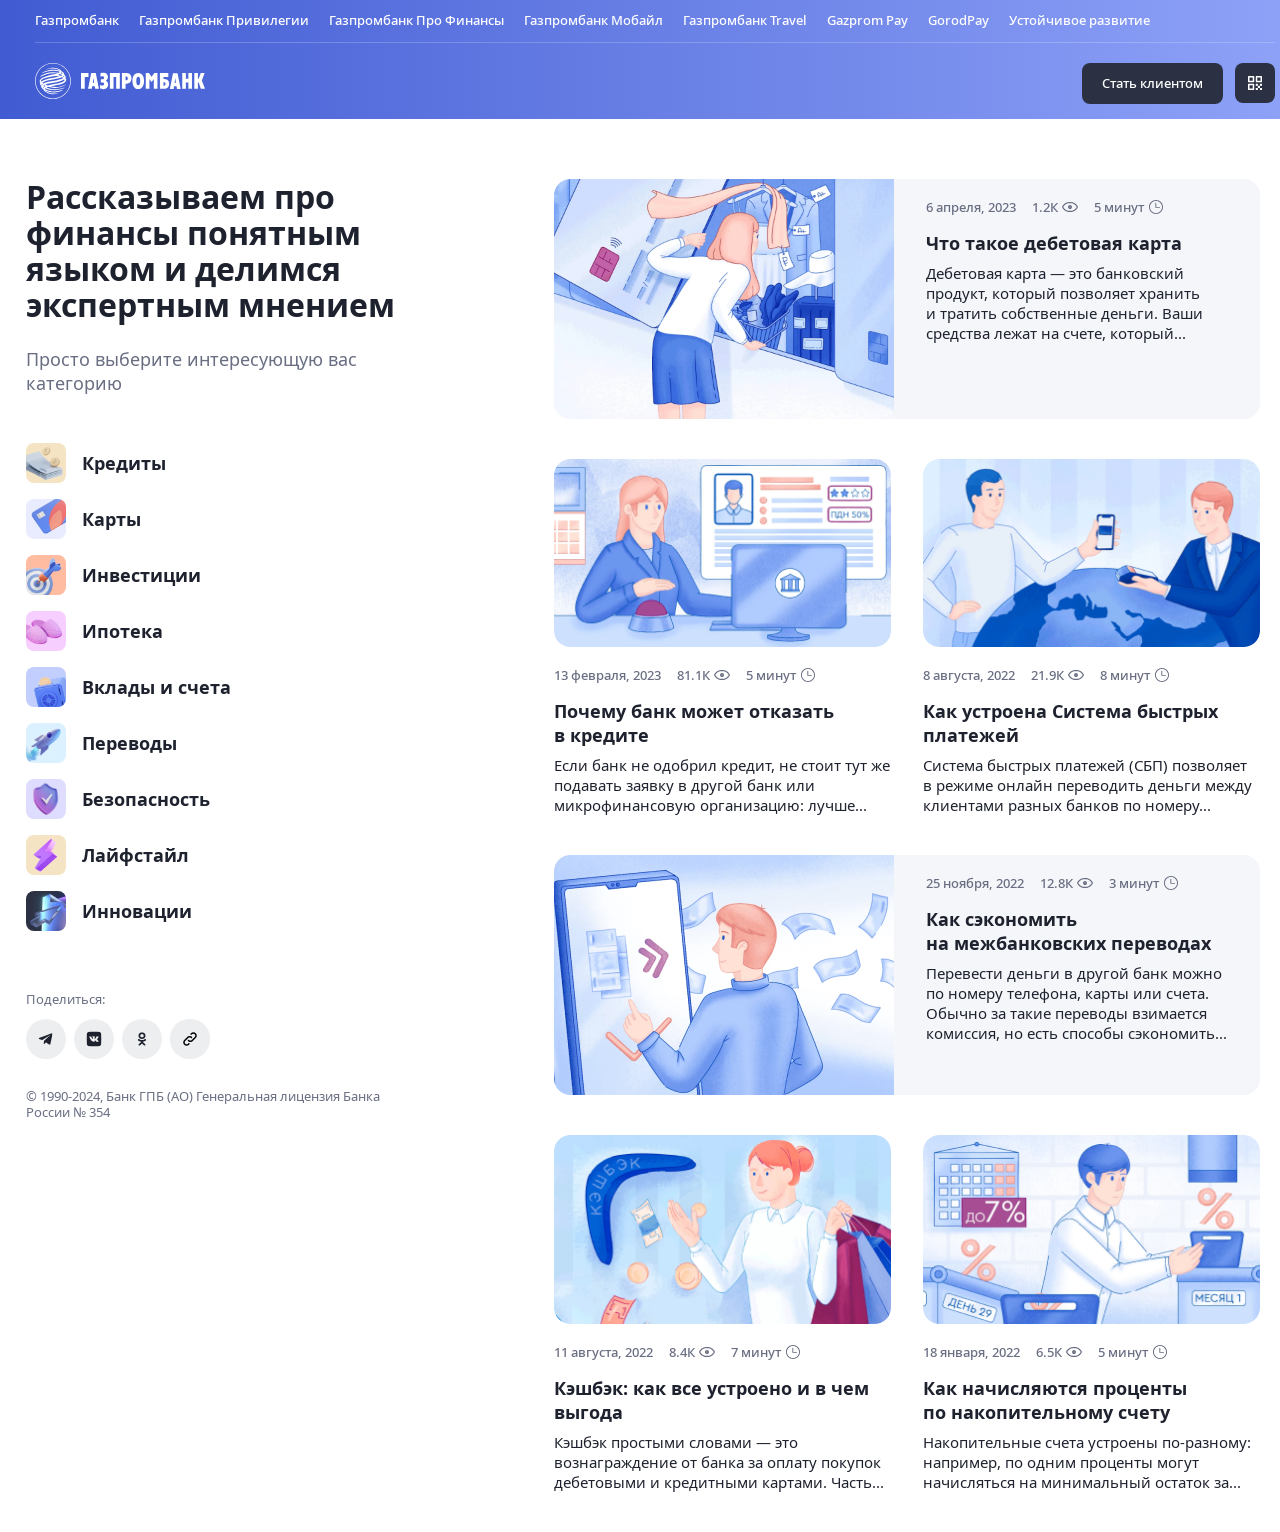
<file: index.html>
<!DOCTYPE html>
<html lang="ru">

<head>
  <meta charset="UTF-8">
  <meta http-equiv="X-UA-Compatible" content="IE=edge">
  <meta name="viewport" content="width=device-width, initial-scale=1.0">
  <link rel="stylesheet" href="css/style.css">
  <title>Про финансы - Газпромбанк</title>
</head>

<body>
  <header class="header">
    <div class="container">
      <nav class="nav header__nav">
        <ul class="nav__list">
          <li class="nav__item">
            <a class="nav__link" href="#">Газпромбанк</a>
          </li>
          <li class="nav__item">
            <a class="nav__link" href="#">Газпромбанк Привилегии</a>
          </li>
          <li class="nav__item">
            <a class="nav__link" href="#">Газпромбанк Про Финансы</a>
          </li>
          <li class="nav__item">
            <a class="nav__link" href="#">Газпромбанк Мобайл</a>
          </li>
          <li class="nav__item">
            <a class="nav__link" href="#">Газпромбанк Travel</a>
          </li>
          <li class="nav__item">
            <a class="nav__link" href="#">Gazprom Pay</a>
          </li>
          <li class="nav__item">
            <a class="nav__link" href="#">GorodPay</a>
          </li>
          <li class="nav__item">
            <a class="nav__link" href="#">Устойчивое развитие</a>
          </li>
        </ul>
      </nav>
      <div class="header__buttom">
        <a class="header__logo" href="articles.html">
          <svg width="170" height="36" viewBox="0 0 170 36" fill="none" xmlns="http://www.w3.org/2000/svg">
            <g clip-path="url(#clip0_31_214)">
              <path fill-rule="evenodd" clip-rule="evenodd"
                d="M0.623721 18C0.623721 8.42405 8.39625 0.616677 17.944 0.616677C27.5037 0.616677 35.2762 8.41241 35.2762 18C35.2762 27.5876 27.5037 35.3833 17.944 35.3833C8.39625 35.3833 0.623721 27.5876 0.623721 18ZM0 18C0 27.925 8.0484 36 17.944 36C27.8396 36 35.888 27.925 35.888 18C35.8999 8.07498 27.8396 0 17.944 0C8.0484 0 0 8.07498 0 18Z"
                fill="white" />
              <path fill-rule="evenodd" clip-rule="evenodd"
                d="M29.3629 16.1732C29.2309 16.2896 29.087 16.406 28.9191 16.5223C27.9235 17.2902 26.3642 17.8953 24.1932 18.4771C19.6832 19.6871 16.4206 19.8733 12.6903 20.7809C11.9706 20.9554 11.215 21.1997 10.5073 21.4906C11.215 21.8397 11.9586 22.1655 12.7263 22.4564C14.2376 22.0259 14.9573 21.8281 17.1523 21.4557C17.9799 21.3161 20.5468 20.8623 22.418 20.4667C25.7645 19.757 30.6703 18.2094 29.3629 16.1732ZM27.2038 11.9496C26.4961 11.6238 25.5965 11.3096 24.649 11.0537C24.2291 11.3911 23.7254 11.6936 23.0297 11.9612C24.2052 12.1707 25.1048 12.4965 26.0883 12.7873C26.2802 12.8804 27.0839 12.1241 27.2038 11.9496ZM10.7952 16.4409C15.1732 15.1493 19.7671 14.7537 24.4211 13.5087C22.5979 13.02 21.6023 12.8106 19.6832 13.0317C16.8884 13.3575 13.8178 13.9742 11.191 14.7537C10.1594 15.0562 4.73786 16.6038 6.29717 18.7563C6.29717 18.7912 7.23275 17.488 10.7952 16.4409ZM7.77251 23.8526C7.76051 24.2599 8.0124 24.6089 8.54016 25.0511C8.61213 24.83 8.70809 24.6787 8.86402 24.4693C8.49218 24.2715 8.12035 24.0621 7.77251 23.8526ZM9.82359 23.6432C10.1474 23.4454 10.5433 23.2476 10.9991 23.0731C10.3753 22.8171 9.73963 22.5378 9.09192 22.2353C8.79205 22.4215 8.54016 22.6076 8.32426 22.8171C8.82803 23.0963 9.31981 23.3756 9.82359 23.6432ZM26.6521 14.3116C25.7645 14.7188 24.505 15.1493 22.6818 15.6031C21.1945 15.9754 17.5721 16.499 13.6739 17.3484C12.4384 17.616 9.10391 18.4072 7.46065 19.8035C7.91644 20.1758 8.20431 20.2689 8.70809 20.5482C9.39178 20.1177 10.3034 19.6988 11.6828 19.3264C14.0697 18.6865 15.8569 18.4072 18.0039 18.0698C20.139 17.7324 24.1452 16.883 26.3762 16.0918C27.0959 15.8242 27.7676 15.4984 28.2713 15.1028C28.1274 14.9399 26.7 14.2534 26.6521 14.3116ZM27.9475 13.5204C28.3793 13.7414 28.7751 13.8927 29.1589 14.1603C29.4348 13.6367 29.2669 13.2993 28.6912 12.8106C28.4753 13.0782 28.2114 13.3109 27.9475 13.5204ZM7.5566 21.4557C7.17277 21.2347 6.8969 21.0834 6.57304 20.8507C6.39312 21.2347 6.72897 21.6652 7.07682 21.863C7.23275 21.7117 7.40067 21.5837 7.5566 21.4557ZM26.1963 9.31998C26.1123 9.6225 25.8004 9.95993 25.5725 10.2043C26.2323 10.3788 26.892 10.6231 27.5277 10.8559C27.4557 10.2741 26.772 9.70395 26.1963 9.31998ZM5.58948 13.0666C10.1714 10.053 15.2452 8.29606 23.8453 9.7854C24.3251 9.50615 24.589 9.25017 24.7089 8.68003C22.5619 7.90046 20.2349 7.63284 17.2243 7.67939C14.5135 7.7492 9.64367 8.76148 7.05283 10.309L7.84447 9.31998C9.66766 8.24952 14.4055 6.83 17.956 6.76019C20.4628 6.71365 21.7583 6.85327 24.7329 7.65612C24.481 7.14416 23.8573 6.88818 22.9577 6.48094C20.079 5.17777 14.6934 5.06142 10.2794 7.00453C10.8431 6.64383 11.3829 6.29477 12.1026 5.96898C13.5539 5.30576 15.9409 4.65418 18.9155 4.70072C21.2905 4.73562 24.1212 5.57337 25.8484 7.29542C26.1363 7.63284 26.3042 7.99354 26.3762 8.28443C27.7436 8.98255 28.5352 9.63414 28.991 10.4021C29.1709 10.786 29.2549 11.2282 29.1709 11.7052C29.7347 12.0543 30.0106 12.3336 30.2864 12.7059C30.4904 13.02 30.6463 13.3807 30.6823 13.7065C30.7302 14.137 30.7782 14.6257 30.3344 15.1842C30.8142 15.4169 31.174 16.0685 31.234 16.3594C31.4499 17.395 30.7902 18.3956 29.9026 19.1868C28.8951 20.0711 26.6761 21.1183 24.8649 21.5837C21.2665 22.4913 18.0999 22.8752 15.569 23.3407C16.6965 23.6083 18.2318 23.9806 20.7507 23.9806C26.1123 23.9806 30.8502 21.4325 30.8502 21.4325C30.8502 21.4325 30.7422 21.7699 30.6343 22.0608C27.2278 24.1319 21.8062 25.0045 19.5033 24.8998C17.1523 24.7951 15.1732 24.446 13.2421 23.841C12.6423 24.0039 12.0666 24.1901 11.5028 24.4344C14.4535 25.7725 16.6725 26.075 19.1914 26.2612C21.7583 26.4473 26.0044 25.8306 29.6027 24.5275C29.4348 24.6904 29.3509 24.9464 29.1829 25.1093C27.3478 26.075 23.4615 27.0524 21.5064 27.1222C19.5632 27.2036 17.2003 27.1338 15.1372 26.7382C13.362 26.4008 11.9227 25.8306 10.3993 25.1674C10.1235 25.3652 9.97952 25.6328 9.93154 25.9237C15.8329 29.0188 21.3744 29.0886 27.6716 27.1222L27.0959 27.6807C20.163 30.4965 14.7414 29.4027 10.5553 27.3782C10.4233 27.32 10.2554 27.2502 10.1354 27.1687C10.5193 27.8436 13.7218 30.1939 17.3082 30.4848C19.7791 30.6826 22.7898 30.2637 24.577 29.5423L23.5335 30.0892C22.6698 30.5197 20.3789 31.4855 17.1643 31.276C12.8942 30.9851 10.4833 29.0886 9.40378 28.0996C8.9 27.6341 8.6721 27.0989 8.51617 26.4357C7.54461 25.9237 6.94488 25.4001 6.4411 24.6206C6.14124 24.1551 6.20121 23.6432 6.27318 23.201C6.29717 23.0614 6.33315 22.9334 6.38113 22.8054C5.91334 22.468 5.44555 22.1073 5.24164 21.7466C4.82183 20.9787 5.07371 20.3271 5.37358 19.8151C5.12169 19.5242 4.8818 19.2334 4.77385 18.9425C4.66589 18.6167 4.64191 18.2793 4.67789 17.9069C4.76185 17.267 5.0977 16.6736 5.5415 16.1616C6.47709 15.0795 7.94043 14.2418 10.4593 13.404C12.9182 12.5895 13.9138 12.4615 15.7729 12.031C17.944 11.5307 20.5348 11.3678 22.7058 10.6115C16.6485 9.55269 10.3633 10.5184 5.24164 14.0556L5.58948 13.0666Z"
                fill="white" />
              <path
                d="M58.4979 14.8701L59.1816 19.6755H57.8022L58.4979 14.8701ZM53.0763 25.8656H56.7826L57.2264 23.1429H59.7693L60.2131 25.8656H63.9075L60.7888 10.1112H56.2069L53.0763 25.8656Z"
                fill="white" />
              <path
                d="M67.4099 16.2081C67.9976 16.2081 69.0891 15.8242 69.0891 14.6606C69.0891 13.2876 67.8297 13.2062 67.4819 13.2062C67.062 13.2062 66.2704 13.2644 65.4787 13.6483L65.4308 10.2391C66.6662 9.91336 67.5658 9.83191 68.6094 9.83191C71.584 9.83191 72.9274 11.9263 72.9274 13.9625C72.9274 15.9521 71.7759 17.1622 70.6724 17.6276V17.7789C71.728 18.1163 73.1673 19.1519 73.1673 21.5604C73.1673 24.5274 71.0922 26.168 68.4534 26.168C67.0381 26.168 66.1145 25.9586 64.999 25.3536L65.0589 22.084C66.0785 22.5262 66.7742 22.5611 67.4819 22.5611C68.6453 22.5611 69.1251 21.7 69.1251 21.0601C69.1251 20.1758 68.5614 19.5824 67.3259 19.5824H65.8506V16.2081H67.4099Z"
                fill="white" />
              <path d="M74.8825 10.1112H84.8261V25.8656H81.1797V13.8927H78.5289V25.8656H74.8825V10.1112Z"
                fill="white" />
              <path
                d="M90.5595 13.5785H91.4231C92.2508 13.5785 92.7665 14.0789 92.7665 15.382C92.7665 17.0924 91.8909 17.2088 91.4231 17.2088H90.5595V13.5785ZM86.9131 25.8655H90.5595V20.6645H91.783C95.3934 20.6645 96.5089 17.4182 96.5089 15.3471C96.5089 13.3109 95.2374 10.0995 91.783 10.1112H86.9131V25.8655Z"
                fill="white" />
              <path
                d="M103.25 22.2469C101.966 22.2469 101.307 20.746 101.307 17.9651C101.307 15.1842 101.966 13.6833 103.25 13.6833C104.533 13.6833 105.205 15.1842 105.205 17.9651C105.205 20.746 104.533 22.2469 103.25 22.2469ZM103.25 26.0517C107.568 26.0517 109.031 22.0142 109.031 17.9651C109.031 13.9276 107.568 9.87848 103.25 9.87848C98.9318 9.87848 97.4684 13.9276 97.4684 17.9651C97.4804 22.0142 98.9318 26.0517 103.25 26.0517Z"
                fill="white" />
              <path
                d="M128.475 22.7124V19.1287H129.002C129.434 19.1287 130.586 19.1519 130.586 20.7693C130.586 22.4331 129.434 22.7124 129.002 22.7124H128.475ZM124.912 25.8656H129.266C130.202 25.8656 134.148 25.47 134.16 20.6994C134.16 16.6736 131.101 15.9755 129.134 15.9755H128.487V13.8927H133.308V10.1112H124.912V25.8656Z"
                fill="white" />
              <path
                d="M147.27 10.1112H150.845V15.7777H153.387V10.1112H156.962V25.8656H153.387V19.5592H150.845V25.8656H147.27V10.1112Z"
                fill="white" />
              <path
                d="M159.349 10.1112H162.923L162.911 15.7777H163.691L165.73 10.1112H169.616L166.833 17.5811L170 25.8656H165.802L163.763 19.5243H162.911L162.923 25.8656H159.349V10.1112Z"
                fill="white" />
              <path d="M46.0234 10.1112H53.4961V14.0323H49.7298V25.8656H46.0234V10.1112Z" fill="white" />
              <path
                d="M110.782 10.1112H113.877L116.612 13.8229L119.359 10.1112H122.453V25.8656H118.807V16.2547L116.612 19.0123L114.429 16.2547V25.8656H110.782V10.1112Z"
                fill="white" />
              <path
                d="M140.289 14.8933L140.973 19.6988H139.594L140.289 14.8933ZM134.868 25.8888H138.562L139.006 23.1661H141.549L141.993 25.8888H145.687L142.556 10.1345H137.974L134.868 25.8888Z"
                fill="white" />
            </g>
          </svg>
        </a>
        <div class="header__buttom-right">
          <a class="btn" href="#">Стать клиентом</a>
          <button class="btn btn--xs" type="button" aria-label="Сканировать QR-код">
            <svg width="20" height="20" viewBox="0 0 20 20" fill="none" xmlns="http://www.w3.org/2000/svg">
              <path fill-rule="evenodd" clip-rule="evenodd"
                d="M3.082 3.41C3 3.57 3 3.78 3 4.2V8.028C3 8.448 3 8.658 3.082 8.818C3.15393 8.95925 3.26875 9.07407 3.41 9.146C3.57 9.228 3.78 9.228 4.2 9.228H8.028C8.448 9.228 8.658 9.228 8.818 9.146C8.95925 9.07407 9.07407 8.95925 9.146 8.818C9.228 8.658 9.228 8.448 9.228 8.028V4.2C9.228 3.78 9.228 3.57 9.146 3.41C9.07407 3.26875 8.95925 3.15393 8.818 3.082C8.658 3 8.448 3 8.028 3H4.2C3.78 3 3.57 3 3.41 3.082C3.26875 3.15393 3.15393 3.26875 3.082 3.41ZM4.5 4.5H7.728V7.728H4.5V4.5Z"
                fill="white" />
              <path fill-rule="evenodd" clip-rule="evenodd"
                d="M3.082 11.182C3 11.342 3 11.552 3 11.972V15.8C3 16.22 3 16.43 3.082 16.59C3.15393 16.7312 3.26875 16.846 3.41 16.918C3.57 17 3.78 17 4.2 17H8.028C8.448 17 8.658 17 8.818 16.918C8.95925 16.846 9.07407 16.7312 9.146 16.59C9.228 16.43 9.228 16.22 9.228 15.8V11.972C9.228 11.552 9.228 11.342 9.146 11.182C9.07407 11.0407 8.95925 10.9259 8.818 10.854C8.658 10.772 8.448 10.772 8.028 10.772H4.2C3.78 10.772 3.57 10.772 3.41 10.854C3.26875 10.9259 3.15393 11.0407 3.082 11.182ZM4.5 12.272H7.728V15.5H4.5V12.272Z"
                fill="white" />
              <path fill-rule="evenodd" clip-rule="evenodd"
                d="M10.772 4.2C10.772 3.78 10.772 3.57 10.854 3.41C10.9259 3.26875 11.0407 3.15393 11.182 3.082C11.342 3 11.552 3 11.972 3H15.8C16.22 3 16.43 3 16.59 3.082C16.7312 3.15393 16.846 3.26875 16.918 3.41C17 3.57 17 3.78 17 4.2V8.028C17 8.448 17 8.658 16.918 8.818C16.846 8.95925 16.7312 9.07407 16.59 9.146C16.43 9.228 16.22 9.228 15.8 9.228H11.972C11.552 9.228 11.342 9.228 11.182 9.146C11.0407 9.07407 10.9259 8.95925 10.854 8.818C10.772 8.658 10.772 8.448 10.772 8.028V4.2ZM12.272 7.728V4.5H15.5V7.728H12.272Z"
                fill="white" />
              <path d="M10.77 10.77H12.847V12.847H10.77V10.77Z" fill="white" />
              <path d="M14.923 12.847H12.847V14.923H10.77V17H12.847V14.923H14.923V17H17V14.923H14.923V12.847Z"
                fill="white" />
              <path d="M14.923 12.847V10.77H17V12.847H14.923Z" fill="white" />
            </svg>
          </button>
        </div>
      </div>
    </div>

  </header>
  <main>
    <section class="content">
      <div class="container">
        <div class="content__wrapper">
          <div class="content__left">
            <h1 class="content__left-title">Рассказываем про финансы понятным языком и&nbsp;делимся экспертным мнением
            </h1>
            <p class="content__left-description">Просто выберите интересующую вас категорию</p>
            <aside class="sidebar content__sidebar">
              <ul class="sidebar__list">
                <li class="sidebar__item">
                  <a class="sidebar__link" href="#">
                    <img class="sidebar__item-img" src="./img/icon/icon__arow.svg" width="40" height="40" alt="Деньги">
                    <span class="sidebar__item-text">Кредиты</span>
                  </a>
                </li>
                <li class="sidebar__item">
                  <a class="sidebar__link" href="#">
                    <img class="sidebar__item-img" src="./img/icon/icon__mani.svg" width="40" height="40" alt="Карта">
                    <span class="sidebar__item-text">Карты</span>
                  </a>
                </li>
                <li class="sidebar__item">
                  <a class="sidebar__link" href="#">
                    <img class="sidebar__item-img" src="./img/icon/icon__card.svg" width="40" height="40" alt="Дартс">
                    <span class="sidebar__item-text">Инвестиции</span>
                  </a>
                </li>
                <li class="sidebar__item">
                  <a class="sidebar__link" href="#">
                    <img class="sidebar__item-img" src="./img/icon/icon__darts.svg" width="40" height="40"
                      alt="Тапочки">
                    <span class="sidebar__item-text">Ипотека</span>
                  </a>
                </li>
                <li class="sidebar__item">
                  <a class="sidebar__link" href="#">
                    <img class="sidebar__item-img" src="./img/icon/icon__slippers.svg" width="40" height="40"
                      alt="Кошелёк">
                    <span class="sidebar__item-text">Вклады и счета</span>
                  </a>
                </li>
                <li class="sidebar__item">
                  <a class="sidebar__link" href="#">
                    <img class="sidebar__item-img" src="./img/icon/icon__wallet.svg" width="40" height="40"
                      alt="Рокета">
                    <span class="sidebar__item-text">Переводы</span>
                  </a>
                </li>
                <li class="sidebar__item">
                  <a class="sidebar__link" href="#">
                    <img class="sidebar__item-img" src="./img/icon/icon__rocets.svg" width="40" height="40" alt="Щит">
                    <span class="sidebar__item-text">Безопасность</span>
                  </a>
                </li>
                <li class="sidebar__item">
                  <a class="sidebar__link" href="#">
                    <img class="sidebar__item-img" src="./img/icon/icon__protect.svg" width="40" height="40"
                      alt="Молния">
                    <span class="sidebar__item-text">Лайфстайл</span>
                  </a>
                </li>
                <li class="sidebar__item">
                  <a class="sidebar__link" href="#">
                    <img class="sidebar__item-img" src="./img/icon/icon__lightning.svg" width="40" height="40"
                      alt="Стрелка">
                    <span class="sidebar__item-text">Инновации</span>
                  </a>
                </li>
              </ul>
            </aside>
            <span class="content__left-footer-text">Поделиться:</span>
            <ul class="social content__social">
              <li class="social__item">
                <a class="social__link" href="#" aria-label="Переход на соцсети Телеграмм">
                  <svg width="40" height="40" viewBox="0 0 40 40" fill="none" xmlns="http://www.w3.org/2000/svg">
                    <circle cx="20" cy="20" r="20" fill="#EDEEEF" />
                    <mask id="mask0_31_336" style="mask-type:luminance" maskUnits="userSpaceOnUse" x="12" y="14"
                      width="15" height="12">
                      <path fill-rule="evenodd" clip-rule="evenodd" d="M12.5 14.1667H26.5V25.8333H12.5V14.1667Z"
                        fill="white" />
                    </mask>
                    <g mask="url(#mask0_31_336)">
                      <path fill-rule="evenodd" clip-rule="evenodd"
                        d="M26.5 15.104C26.4265 15.4302 26.3499 15.7558 26.2799 16.0828C25.8275 18.1973 25.3766 20.3122 24.9249 22.4269C24.7304 23.3377 24.5373 24.2487 24.3383 25.1585C24.3124 25.2767 24.2663 25.3941 24.2094 25.5012C24.0573 25.7874 23.8068 25.8954 23.4984 25.7988C23.3578 25.7547 23.2162 25.6903 23.0974 25.6042C22.0912 24.8751 21.0902 24.1387 20.0876 23.4047C20.0513 23.3781 20.0141 23.3527 19.9708 23.3222C19.9376 23.3507 19.9061 23.375 19.8774 23.4024C19.3598 23.8956 18.8421 24.3888 18.3254 24.883C18.1714 25.0302 17.9962 25.1189 17.766 25.1056C17.785 24.8209 17.8025 24.5453 17.8221 24.2699C17.8632 23.6932 17.9053 23.1166 17.9472 22.54C17.9538 22.4492 17.9774 22.3563 17.9655 22.2681C17.9205 21.9356 18.1074 21.7429 18.3357 21.5394C20.1917 19.8847 22.0388 18.22 23.8885 16.5582C23.9156 16.5339 23.9508 16.5134 23.9668 16.483C23.9961 16.4272 24.0139 16.3654 24.0365 16.3061C23.9741 16.2885 23.905 16.245 23.8505 16.2589C23.7383 16.2873 23.6258 16.3335 23.5274 16.3949C21.1164 17.9007 18.7072 19.4094 16.2982 20.9185C16.2306 20.9609 16.1725 20.9843 16.0856 20.9569C15.0636 20.6342 14.0393 20.3189 13.0174 19.9959C12.8937 19.9568 12.7707 19.8984 12.6649 19.824C12.4661 19.6842 12.4421 19.4795 12.62 19.3142C12.7503 19.1931 12.9081 19.0856 13.0728 19.0202C13.9338 18.678 14.8007 18.3506 15.6659 18.0191C18.9529 16.7598 22.2399 15.5004 25.5278 14.2437C25.6324 14.2037 25.7464 14.1773 25.8579 14.1688C26.1537 14.1461 26.3731 14.3062 26.4635 14.5937C26.4742 14.6275 26.4878 14.6605 26.5 14.6939V15.104Z"
                        fill="#1E222E" />
                    </g>
                  </svg>
                </a>
              </li>
              <li class="social__item">
                <a class="social__link" href="#" aria-label="Переход на соцсети Вконтаке">
                  <svg width="40" height="40" viewBox="0 0 40 40" fill="none" xmlns="http://www.w3.org/2000/svg">
                    <circle cx="20" cy="20" r="20" fill="#EDEEEF" />
                    <g clip-path="url(#clip0_31_352)">
                      <path
                        d="M27.2443 15.1821C27.1788 14.5609 26.902 13.9809 26.4602 13.5393C26.0184 13.0976 25.4383 12.821 24.817 12.7557C21.616 12.4125 18.3874 12.4125 15.1863 12.7557C14.5644 12.8203 13.9836 13.0965 13.5411 13.5383C13.0986 13.98 12.8213 14.5603 12.7556 15.1821C12.4139 18.3847 12.4139 21.6145 12.7556 24.8171C12.8219 25.4382 13.0989 26.0178 13.5405 26.4595C13.9822 26.9011 14.5618 27.1781 15.1829 27.2444C18.384 27.5876 21.6125 27.5876 24.8136 27.2444C25.4353 27.1789 26.0157 26.9022 26.4581 26.4605C26.9004 26.0187 27.1779 25.4387 27.2443 24.8171C27.586 21.6145 27.586 18.3847 27.2443 15.1821ZM24.2383 22.6821C24.0201 22.7128 22.9531 22.6821 22.8977 22.6821C22.6212 22.6853 22.3547 22.579 22.1562 22.3864C21.9312 22.1691 21.7301 21.9304 21.5102 21.7046C21.4454 21.6353 21.375 21.5714 21.2997 21.5137C21.1241 21.379 20.9503 21.4097 20.8676 21.6168C20.803 21.8406 20.7579 22.0696 20.7329 22.3012C20.7184 22.51 20.5855 22.6421 20.3503 22.6557C20.2045 22.6642 20.0588 22.6668 19.9147 22.6634C19.3898 22.6598 18.8731 22.5318 18.4071 22.2901C17.9028 22.0094 17.4634 21.6255 17.1176 21.1634C16.5491 20.4373 16.0949 19.6395 15.6892 18.8171C15.6679 18.7753 15.252 17.8915 15.2417 17.8489C15.2042 17.71 15.2417 17.5762 15.3568 17.5293C15.4301 17.5012 16.8005 17.5293 16.8235 17.5293C16.9255 17.5287 17.025 17.5605 17.1077 17.6201C17.1904 17.6797 17.252 17.764 17.2838 17.8608C17.5371 18.5095 17.884 19.1177 18.3133 19.6659C18.3734 19.739 18.4438 19.803 18.5221 19.856C18.6338 19.9327 18.7395 19.9063 18.7855 19.7767C18.8401 19.5982 18.8722 19.4135 18.8809 19.227C18.8886 18.8571 18.8809 18.6142 18.8605 18.2444C18.8468 18.0074 18.7633 17.8003 18.4139 17.733C18.3065 17.7134 18.2971 17.6248 18.3662 17.5361C18.5102 17.3529 18.7071 17.3231 18.9278 17.3128C19.2568 17.2932 19.5858 17.306 19.9147 17.3128H19.9863C20.1295 17.3116 20.2724 17.3259 20.4125 17.3554C20.4953 17.3726 20.5703 17.4159 20.6266 17.479C20.683 17.542 20.7175 17.6215 20.7253 17.7057C20.7422 17.799 20.7493 17.8939 20.7466 17.9887C20.738 18.3918 20.7184 18.7958 20.7142 19.1989C20.7102 19.3589 20.7248 19.5187 20.7576 19.6753C20.8045 19.8909 20.952 19.9438 21.0985 19.7887C21.2885 19.5889 21.4626 19.3746 21.6193 19.1478C21.8968 18.7334 22.1256 18.2884 22.3011 17.8216C22.3966 17.5821 22.4716 17.5293 22.7272 17.5293H24.1812C24.2677 17.5278 24.3539 17.5393 24.4369 17.5634C24.4663 17.5711 24.4938 17.5848 24.5176 17.6037C24.5415 17.6225 24.5612 17.6461 24.5755 17.6729C24.5898 17.6997 24.5984 17.7291 24.6008 17.7594C24.6032 17.7897 24.5994 17.8202 24.5895 17.8489C24.5179 18.1685 24.3457 18.4395 24.1633 18.7012C23.8676 19.1196 23.5556 19.5279 23.2531 19.9412C23.2146 19.9958 23.1796 20.0527 23.1483 20.1117C23.0341 20.3171 23.0426 20.4321 23.2079 20.6026C23.4721 20.8745 23.7542 21.1284 24.0091 21.408C24.196 21.6114 24.3648 21.8307 24.5136 22.0634C24.7003 22.3532 24.5852 22.6293 24.2375 22.6787L24.2383 22.6821Z"
                        fill="#1E222E" />
                    </g>
                    <defs>
                      <clipPath id="clip0_31_352">
                        <rect width="15" height="15" fill="white" transform="translate(12.5 12.5)" />
                      </clipPath>
                    </defs>
                  </svg>
                </a>
              </li>
              <li class="social__item">
                <a class="social__link" href="#" aria-label="Переход на соцсети Однокласники">
                  <svg width="40" height="40" viewBox="0 0 40 40" fill="none" xmlns="http://www.w3.org/2000/svg">
                    <circle cx="20" cy="20" r="20" fill="#EDEEEF" />
                    <g clip-path="url(#clip0_31_341)">
                      <path
                        d="M15.9561 20.4894C15.6156 21.1589 16.0022 21.4789 16.8844 22.0256C17.6344 22.4889 18.6706 22.6583 19.3361 22.7261C19.0633 22.9883 20.3133 21.7861 16.7133 25.2489C15.95 25.9806 17.1789 27.1544 17.9417 26.4383L20.0067 24.4467C20.7972 25.2072 21.555 25.9361 22.0717 26.4411C22.835 27.16 24.0633 25.9961 23.3083 25.2517C23.2517 25.1978 20.51 22.5678 20.6772 22.7289C21.3511 22.6611 22.3717 22.4817 23.1128 22.0283L23.1122 22.0278C23.9944 21.4783 24.3811 21.1589 24.0456 20.4894C23.8428 20.1094 23.2961 19.7917 22.5683 20.3411C22.5683 20.3411 21.5856 21.0939 20.0006 21.0939C18.415 21.0939 17.4328 20.3411 17.4328 20.3411C16.7056 19.7889 16.1567 20.1094 15.9561 20.4894Z"
                        fill="#1E222E" />
                      <path
                        d="M19.9994 20.0789C21.9317 20.0789 23.5094 18.5689 23.5094 16.71C23.5094 14.8433 21.9317 13.3333 19.9994 13.3333C18.0667 13.3333 16.4889 14.8433 16.4889 16.71C16.4889 18.5689 18.0667 20.0789 19.9994 20.0789ZM19.9994 15.0439C20.9489 15.0439 21.7233 15.7889 21.7233 16.71C21.7233 17.6233 20.9489 18.3683 19.9994 18.3683C19.05 18.3683 18.2756 17.6233 18.2756 16.71C18.275 15.7883 19.0494 15.0439 19.9994 15.0439Z"
                        fill="#1E222E" />
                    </g>
                    <defs>
                      <clipPath id="clip0_31_341">
                        <rect width="13.3333" height="13.3333" fill="white" transform="translate(13.3333 13.3333)" />
                      </clipPath>
                    </defs>
                  </svg>
                </a>
              </li>
              <li class="social__item">
                <button class="social__item-button" type="button" aria-label="Скопировать ссылку">
                  <svg width="40" height="40" viewBox="0 0 40 40" fill="none" xmlns="http://www.w3.org/2000/svg">
                    <circle cx="20" cy="20" r="20" fill="#EDEEEF" />
                    <path fill-rule="evenodd" clip-rule="evenodd"
                      d="M20.9697 14.2197C21.6076 13.5817 22.4728 13.2234 23.375 13.2234C24.2772 13.2234 25.1424 13.5817 25.7803 14.2197C26.4183 14.8576 26.7766 15.7228 26.7766 16.625C26.7766 17.5272 26.4183 18.3924 25.7803 19.0303L22.7829 22.0278C22.4692 22.3471 22.0951 22.6009 21.6825 22.7743C21.2685 22.9483 20.824 23.0379 20.375 23.0379C19.926 23.0379 19.4815 22.9483 19.0675 22.7743C18.6536 22.6004 18.2785 22.3456 17.9643 22.0249C17.6744 21.729 17.6792 21.2541 17.9751 20.9643C18.271 20.6744 18.7458 20.6793 19.0357 20.9751C19.2103 21.1533 19.4187 21.2949 19.6486 21.3915C19.8786 21.4881 20.1255 21.5379 20.375 21.5379C20.6244 21.5379 20.8714 21.4881 21.1014 21.3915C21.3313 21.2949 21.5397 21.1533 21.7143 20.9751L21.7197 20.9697L24.7197 17.9697C25.0763 17.613 25.2766 17.1294 25.2766 16.625C25.2766 16.1207 25.0763 15.637 24.7197 15.2803C24.363 14.9237 23.8794 14.7234 23.375 14.7234C22.8706 14.7234 22.3869 14.9237 22.0303 15.2803L21.6553 15.6553C21.3624 15.9482 20.8875 15.9482 20.5947 15.6553C20.3018 15.3624 20.3018 14.8876 20.5947 14.5947L20.9697 14.2197Z"
                      fill="black" />
                    <path fill-rule="evenodd" clip-rule="evenodd"
                      d="M18.3176 17.2256C18.7315 17.0517 19.176 16.9621 19.625 16.9621C20.074 16.9621 20.5185 17.0517 20.9325 17.2256C21.3464 17.3996 21.7215 17.6544 22.0357 17.9751C22.3256 18.271 22.3207 18.7458 22.0249 19.0357C21.7291 19.3256 21.2542 19.3207 20.9643 19.0249C20.7897 18.8467 20.5813 18.7051 20.3514 18.6085C20.1214 18.5119 19.8745 18.4621 19.625 18.4621C19.3756 18.4621 19.1286 18.5119 18.8986 18.6085C18.6687 18.7051 18.4603 18.8467 18.2857 19.0249L18.2804 19.0303L15.2803 22.0303C14.9237 22.387 14.7234 22.8706 14.7234 23.375C14.7234 23.8793 14.9237 24.3631 15.2803 24.7197C15.637 25.0763 16.1207 25.2766 16.625 25.2766C17.1294 25.2766 17.613 25.0763 17.9697 24.7197L18.3447 24.3447C18.6376 24.0517 19.1125 24.0517 19.4053 24.3447C19.6982 24.6376 19.6982 25.1125 19.4053 25.4053L19.0303 25.7803C18.3924 26.4183 17.5272 26.7766 16.625 26.7766C15.7228 26.7766 14.8576 26.4183 14.2197 25.7803C13.5817 25.1424 13.2234 24.2772 13.2234 23.375C13.2234 22.4728 13.5817 21.6076 14.2197 20.9697L17.2171 17.9722C17.5308 17.6528 17.9049 17.3991 18.3176 17.2256Z"
                      fill="black" />
                  </svg>
                </button>
              </li>
            </ul>
            <p class="content__left-footer-license">&copy;&nbsp;1990-2024, Банк ГПБ (АО) Генеральная лицензия Банка
              России
              &#8470;&nbsp;354</p>
          </div>
          <ul class="content__right-list">
            <li class="content__right-item content__right-item--first">
              <div class="content-card content-card--row">
                <img class="content-card__img" src="./img/jpg/photo__first.png" width="340"
                  height="240" alt="Девушка смотрит стоймость вещей">
                <div class=" content-card__text">
                  <ul class="content-card__top">
                    <li class="content-card__item">6 апреля, 2023</li>
                    <li class="content-card__item">1.2К
                      <svg width="16" height="16" viewBox="0 0 16 16" fill="none" xmlns="http://www.w3.org/2000/svg">
                        <path
                          d="M8 6.00103C7.48665 5.98377 6.98783 6.18451 6.61292 6.55923C6.23801 6.93395 6.01759 7.45207 6 8C6.01759 8.54793 6.23801 9.06605 6.61292 9.44077C6.98783 9.81549 7.48665 10.0162 8 9.99897C8.51335 10.0162 9.01217 9.81549 9.38708 9.44077C9.76199 9.06605 9.98241 8.54793 10 8C9.98241 7.45207 9.76199 6.93395 9.38708 6.55923C9.01217 6.18451 8.51335 5.98377 8 6.00103ZM8 8.99949C7.73537 9.0149 7.47565 8.91881 7.27673 8.73189C7.0778 8.54496 6.95557 8.28215 6.93633 8C6.95557 7.71785 7.0778 7.45504 7.27673 7.26811C7.47565 7.08119 7.73537 6.9851 8 7.00051C8.26463 6.9851 8.52435 7.08119 8.72327 7.26811C8.9222 7.45504 9.04443 7.71785 9.06367 8C9.04443 8.28215 8.9222 8.54496 8.72327 8.73189C8.52435 8.91881 8.26463 9.0149 8 8.99949Z"
                          fill="#696E82" />
                        <path
                          d="M8 8.99949C7.73537 9.0149 7.47565 8.91881 7.27673 8.73189C7.0778 8.54496 6.95557 8.28215 6.93633 8C6.95557 7.71785 7.0778 7.45504 7.27673 7.26811C7.47565 7.08119 7.73537 6.9851 8 7.00051C8.26463 6.9851 8.52435 7.08119 8.72327 7.26811C8.9222 7.45504 9.04443 7.71785 9.06367 8C9.04443 8.28215 8.9222 8.54496 8.72327 8.73189C8.52435 8.91881 8.26463 9.0149 8 8.99949Z"
                          fill="#696E82" />
                        <path
                          d="M8 3.00571C6.25167 2.94316 4.52794 3.39571 3.08613 4.29581C1.64431 5.19592 0.561736 6.4953 0 8C0.561736 9.5047 1.64431 10.8041 3.08613 11.7042C4.52794 12.6043 6.25167 13.0568 8 12.9943C9.74833 13.0568 11.4721 12.6043 12.9139 11.7042C14.3557 10.8041 15.4383 9.5047 16 8C15.4383 6.4953 14.3557 5.19592 12.9139 4.29581C11.4721 3.39571 9.74833 2.94316 8 3.00571ZM13.4 9.8161C12.7193 10.4946 11.8829 11.0292 10.9499 11.3822C10.0168 11.7352 9.00987 11.898 8 11.8592C6.99013 11.898 5.98317 11.7352 5.05015 11.3822C4.11713 11.0292 3.28075 10.4946 2.6 9.8161C2.06914 9.27857 1.63999 8.66489 1.33 8C1.63999 7.33511 2.06914 6.72143 2.6 6.1839C3.28075 5.50543 4.11713 4.97085 5.05015 4.61783C5.98317 4.26482 6.99013 4.10197 8 4.14078C9.00987 4.10197 10.0168 4.26482 10.9499 4.61783C11.8829 4.97085 12.7193 5.50543 13.4 6.1839C13.9309 6.72143 14.36 7.33511 14.67 8C14.36 8.66489 13.9309 9.27857 13.4 9.8161Z"
                          fill="#696E82" />
                      </svg>
                    </li>
                    <li class="content-card__item">5 минут
                      <svg width="16" height="16" viewBox="0 0 16 16" fill="none" xmlns="http://www.w3.org/2000/svg">
                        <path
                          d="M7.99994 1C4.14018 1 1 4.14018 1 7.99994C1 11.8598 4.14011 15 7.99987 15C11.8597 15 14.9998 11.8598 14.9998 7.99994C14.9999 4.14018 11.8598 1 7.99994 1ZM7.99994 14.0418C4.66856 14.0418 1.95831 11.3314 1.95831 7.99994C1.95825 4.66856 4.66856 1.95825 7.99994 1.95825C11.3313 1.95825 14.0416 4.66856 14.0416 7.99994C14.0416 11.3314 11.3313 14.0418 7.99994 14.0418Z"
                          fill="#696E82" />
                        <path
                          d="M11.6117 7.90645H8.28649V4.27392C8.28649 4.00932 8.07204 3.7948 7.80737 3.7948C7.54277 3.7948 7.32825 4.00932 7.32825 4.27392V8.38557C7.32825 8.65018 7.54277 8.8647 7.80737 8.8647H11.6117C11.8763 8.8647 12.0908 8.65018 12.0908 8.38557C12.0908 8.12097 11.8763 7.90645 11.6117 7.90645Z"
                          fill="#696E82" />
                      </svg>
                    </li>
                  </ul>
                  <span class="content-card__title">Что такое дебетовая карта</span>
                  <p class="content-card__description">Дебетовая карта&nbsp;&mdash; это банковский продукт,
                    который позволяет хранить и&nbsp;тратить собственные деньги. Ваши средства лежат на&nbsp;счете,
                    который...</p>
                </div>
              </div>
            </li>
            <li class="content__right-item  content__right-item--second">
              <div class="content-card">
                <img class="content-card__img " src="./img/jpg/photo__second.png" width="340" height="190"
                  alt="Девушка за рабочим столом">
                <div class="content-card__text">
                  <ul class="content-card__top">
                    <li class="content-card__item">13 февраля, 2023</li>
                    <li class="content-card__item">81.1К
                      <svg width="16" height="16" viewBox="0 0 16 16" fill="none" xmlns="http://www.w3.org/2000/svg">
                        <path
                          d="M8 6.00103C7.48665 5.98377 6.98783 6.18451 6.61292 6.55923C6.23801 6.93395 6.01759 7.45207 6 8C6.01759 8.54793 6.23801 9.06605 6.61292 9.44077C6.98783 9.81549 7.48665 10.0162 8 9.99897C8.51335 10.0162 9.01217 9.81549 9.38708 9.44077C9.76199 9.06605 9.98241 8.54793 10 8C9.98241 7.45207 9.76199 6.93395 9.38708 6.55923C9.01217 6.18451 8.51335 5.98377 8 6.00103ZM8 8.99949C7.73537 9.0149 7.47565 8.91881 7.27673 8.73189C7.0778 8.54496 6.95557 8.28215 6.93633 8C6.95557 7.71785 7.0778 7.45504 7.27673 7.26811C7.47565 7.08119 7.73537 6.9851 8 7.00051C8.26463 6.9851 8.52435 7.08119 8.72327 7.26811C8.9222 7.45504 9.04443 7.71785 9.06367 8C9.04443 8.28215 8.9222 8.54496 8.72327 8.73189C8.52435 8.91881 8.26463 9.0149 8 8.99949Z"
                          fill="#696E82" />
                        <path
                          d="M8 8.99949C7.73537 9.0149 7.47565 8.91881 7.27673 8.73189C7.0778 8.54496 6.95557 8.28215 6.93633 8C6.95557 7.71785 7.0778 7.45504 7.27673 7.26811C7.47565 7.08119 7.73537 6.9851 8 7.00051C8.26463 6.9851 8.52435 7.08119 8.72327 7.26811C8.9222 7.45504 9.04443 7.71785 9.06367 8C9.04443 8.28215 8.9222 8.54496 8.72327 8.73189C8.52435 8.91881 8.26463 9.0149 8 8.99949Z"
                          fill="#696E82" />
                        <path
                          d="M8 3.00571C6.25167 2.94316 4.52794 3.39571 3.08613 4.29581C1.64431 5.19592 0.561736 6.4953 0 8C0.561736 9.5047 1.64431 10.8041 3.08613 11.7042C4.52794 12.6043 6.25167 13.0568 8 12.9943C9.74833 13.0568 11.4721 12.6043 12.9139 11.7042C14.3557 10.8041 15.4383 9.5047 16 8C15.4383 6.4953 14.3557 5.19592 12.9139 4.29581C11.4721 3.39571 9.74833 2.94316 8 3.00571ZM13.4 9.8161C12.7193 10.4946 11.8829 11.0292 10.9499 11.3822C10.0168 11.7352 9.00987 11.898 8 11.8592C6.99013 11.898 5.98317 11.7352 5.05015 11.3822C4.11713 11.0292 3.28075 10.4946 2.6 9.8161C2.06914 9.27857 1.63999 8.66489 1.33 8C1.63999 7.33511 2.06914 6.72143 2.6 6.1839C3.28075 5.50543 4.11713 4.97085 5.05015 4.61783C5.98317 4.26482 6.99013 4.10197 8 4.14078C9.00987 4.10197 10.0168 4.26482 10.9499 4.61783C11.8829 4.97085 12.7193 5.50543 13.4 6.1839C13.9309 6.72143 14.36 7.33511 14.67 8C14.36 8.66489 13.9309 9.27857 13.4 9.8161Z"
                          fill="#696E82" />
                      </svg>
                    </li>
                    <li class="content-card__item">5 минут
                      <svg width="16" height="16" viewBox="0 0 16 16" fill="none" xmlns="http://www.w3.org/2000/svg">
                        <path
                          d="M7.99994 1C4.14018 1 1 4.14018 1 7.99994C1 11.8598 4.14011 15 7.99987 15C11.8597 15 14.9998 11.8598 14.9998 7.99994C14.9999 4.14018 11.8598 1 7.99994 1ZM7.99994 14.0418C4.66856 14.0418 1.95831 11.3314 1.95831 7.99994C1.95825 4.66856 4.66856 1.95825 7.99994 1.95825C11.3313 1.95825 14.0416 4.66856 14.0416 7.99994C14.0416 11.3314 11.3313 14.0418 7.99994 14.0418Z"
                          fill="#696E82" />
                        <path
                          d="M11.6117 7.90645H8.28649V4.27392C8.28649 4.00932 8.07204 3.7948 7.80737 3.7948C7.54277 3.7948 7.32825 4.00932 7.32825 4.27392V8.38557C7.32825 8.65018 7.54277 8.8647 7.80737 8.8647H11.6117C11.8763 8.8647 12.0908 8.65018 12.0908 8.38557C12.0908 8.12097 11.8763 7.90645 11.6117 7.90645Z"
                          fill="#696E82" />
                      </svg>
                    </li>
                  </ul>
                  <span class="content-card__title">Почему банк может отказать в&nbsp;кредите</span>
                  <p class="content-card__description">Если банк не&nbsp;одобрил кредит, не&nbsp;стоит тут&nbsp;же
                    подавать заявку в&nbsp;другой банк или микрофинансовую организацию: лучше...</p>
                </div>
              </div>
            </li>
            <li class="content__right-item  content__right-item--third">
              <div class="content-card">
                <img class="content-card__img " src="./img/jpg/photo__third.png" width="340" height="190"
                  alt="Безналичная оплата">
                <div class="content-card__text">
                  <ul class="content-card__top">
                    <li class="content-card__item">8 августа, 2022</li>
                    <li class="content-card__item">21.9К
                      <svg width="16" height="16" viewBox="0 0 16 16" fill="none" xmlns="http://www.w3.org/2000/svg">
                        <path
                          d="M8 6.00103C7.48665 5.98377 6.98783 6.18451 6.61292 6.55923C6.23801 6.93395 6.01759 7.45207 6 8C6.01759 8.54793 6.23801 9.06605 6.61292 9.44077C6.98783 9.81549 7.48665 10.0162 8 9.99897C8.51335 10.0162 9.01217 9.81549 9.38708 9.44077C9.76199 9.06605 9.98241 8.54793 10 8C9.98241 7.45207 9.76199 6.93395 9.38708 6.55923C9.01217 6.18451 8.51335 5.98377 8 6.00103ZM8 8.99949C7.73537 9.0149 7.47565 8.91881 7.27673 8.73189C7.0778 8.54496 6.95557 8.28215 6.93633 8C6.95557 7.71785 7.0778 7.45504 7.27673 7.26811C7.47565 7.08119 7.73537 6.9851 8 7.00051C8.26463 6.9851 8.52435 7.08119 8.72327 7.26811C8.9222 7.45504 9.04443 7.71785 9.06367 8C9.04443 8.28215 8.9222 8.54496 8.72327 8.73189C8.52435 8.91881 8.26463 9.0149 8 8.99949Z"
                          fill="#696E82" />
                        <path
                          d="M8 8.99949C7.73537 9.0149 7.47565 8.91881 7.27673 8.73189C7.0778 8.54496 6.95557 8.28215 6.93633 8C6.95557 7.71785 7.0778 7.45504 7.27673 7.26811C7.47565 7.08119 7.73537 6.9851 8 7.00051C8.26463 6.9851 8.52435 7.08119 8.72327 7.26811C8.9222 7.45504 9.04443 7.71785 9.06367 8C9.04443 8.28215 8.9222 8.54496 8.72327 8.73189C8.52435 8.91881 8.26463 9.0149 8 8.99949Z"
                          fill="#696E82" />
                        <path
                          d="M8 3.00571C6.25167 2.94316 4.52794 3.39571 3.08613 4.29581C1.64431 5.19592 0.561736 6.4953 0 8C0.561736 9.5047 1.64431 10.8041 3.08613 11.7042C4.52794 12.6043 6.25167 13.0568 8 12.9943C9.74833 13.0568 11.4721 12.6043 12.9139 11.7042C14.3557 10.8041 15.4383 9.5047 16 8C15.4383 6.4953 14.3557 5.19592 12.9139 4.29581C11.4721 3.39571 9.74833 2.94316 8 3.00571ZM13.4 9.8161C12.7193 10.4946 11.8829 11.0292 10.9499 11.3822C10.0168 11.7352 9.00987 11.898 8 11.8592C6.99013 11.898 5.98317 11.7352 5.05015 11.3822C4.11713 11.0292 3.28075 10.4946 2.6 9.8161C2.06914 9.27857 1.63999 8.66489 1.33 8C1.63999 7.33511 2.06914 6.72143 2.6 6.1839C3.28075 5.50543 4.11713 4.97085 5.05015 4.61783C5.98317 4.26482 6.99013 4.10197 8 4.14078C9.00987 4.10197 10.0168 4.26482 10.9499 4.61783C11.8829 4.97085 12.7193 5.50543 13.4 6.1839C13.9309 6.72143 14.36 7.33511 14.67 8C14.36 8.66489 13.9309 9.27857 13.4 9.8161Z"
                          fill="#696E82" />
                      </svg>
                    </li>
                    <li class="content-card__item">8 минут
                      <svg width="16" height="16" viewBox="0 0 16 16" fill="none" xmlns="http://www.w3.org/2000/svg">
                        <path
                          d="M7.99994 1C4.14018 1 1 4.14018 1 7.99994C1 11.8598 4.14011 15 7.99987 15C11.8597 15 14.9998 11.8598 14.9998 7.99994C14.9999 4.14018 11.8598 1 7.99994 1ZM7.99994 14.0418C4.66856 14.0418 1.95831 11.3314 1.95831 7.99994C1.95825 4.66856 4.66856 1.95825 7.99994 1.95825C11.3313 1.95825 14.0416 4.66856 14.0416 7.99994C14.0416 11.3314 11.3313 14.0418 7.99994 14.0418Z"
                          fill="#696E82" />
                        <path
                          d="M11.6117 7.90645H8.28649V4.27392C8.28649 4.00932 8.07204 3.7948 7.80737 3.7948C7.54277 3.7948 7.32825 4.00932 7.32825 4.27392V8.38557C7.32825 8.65018 7.54277 8.8647 7.80737 8.8647H11.6117C11.8763 8.8647 12.0908 8.65018 12.0908 8.38557C12.0908 8.12097 11.8763 7.90645 11.6117 7.90645Z"
                          fill="#696E82" />
                      </svg>
                    </li>
                  </ul>
                  <span class="content-card__title">Как устроена Система быстрых платежей</span>
                  <p class="content-card__description">Система быстрых платежей (СБП) позволяет в&nbsp;режиме
                    онлайн
                    переводить деньги между клиентами разных банков по&nbsp;номеру...</p>
                </div>
              </div>
            </li>
            <li class="content__right-item  content__right-item--fourth">
              <div class="content-card content-card--row">
                <img class="content-card__img" src="./img/jpg/photo__fourth.png" width="340"
                  height="240" alt="Человек пользуется услугой">
                <div class="content-card__text">
                  <ul class="content-card__top">
                    <li class="content-card__item">25 ноября, 2022</li>
                    <li class="content-card__item">12.8К
                      <svg width="16" height="16" viewBox="0 0 16 16" fill="none" xmlns="http://www.w3.org/2000/svg">
                        <path
                          d="M8 6.00103C7.48665 5.98377 6.98783 6.18451 6.61292 6.55923C6.23801 6.93395 6.01759 7.45207 6 8C6.01759 8.54793 6.23801 9.06605 6.61292 9.44077C6.98783 9.81549 7.48665 10.0162 8 9.99897C8.51335 10.0162 9.01217 9.81549 9.38708 9.44077C9.76199 9.06605 9.98241 8.54793 10 8C9.98241 7.45207 9.76199 6.93395 9.38708 6.55923C9.01217 6.18451 8.51335 5.98377 8 6.00103ZM8 8.99949C7.73537 9.0149 7.47565 8.91881 7.27673 8.73189C7.0778 8.54496 6.95557 8.28215 6.93633 8C6.95557 7.71785 7.0778 7.45504 7.27673 7.26811C7.47565 7.08119 7.73537 6.9851 8 7.00051C8.26463 6.9851 8.52435 7.08119 8.72327 7.26811C8.9222 7.45504 9.04443 7.71785 9.06367 8C9.04443 8.28215 8.9222 8.54496 8.72327 8.73189C8.52435 8.91881 8.26463 9.0149 8 8.99949Z"
                          fill="#696E82" />
                        <path
                          d="M8 8.99949C7.73537 9.0149 7.47565 8.91881 7.27673 8.73189C7.0778 8.54496 6.95557 8.28215 6.93633 8C6.95557 7.71785 7.0778 7.45504 7.27673 7.26811C7.47565 7.08119 7.73537 6.9851 8 7.00051C8.26463 6.9851 8.52435 7.08119 8.72327 7.26811C8.9222 7.45504 9.04443 7.71785 9.06367 8C9.04443 8.28215 8.9222 8.54496 8.72327 8.73189C8.52435 8.91881 8.26463 9.0149 8 8.99949Z"
                          fill="#696E82" />
                        <path
                          d="M8 3.00571C6.25167 2.94316 4.52794 3.39571 3.08613 4.29581C1.64431 5.19592 0.561736 6.4953 0 8C0.561736 9.5047 1.64431 10.8041 3.08613 11.7042C4.52794 12.6043 6.25167 13.0568 8 12.9943C9.74833 13.0568 11.4721 12.6043 12.9139 11.7042C14.3557 10.8041 15.4383 9.5047 16 8C15.4383 6.4953 14.3557 5.19592 12.9139 4.29581C11.4721 3.39571 9.74833 2.94316 8 3.00571ZM13.4 9.8161C12.7193 10.4946 11.8829 11.0292 10.9499 11.3822C10.0168 11.7352 9.00987 11.898 8 11.8592C6.99013 11.898 5.98317 11.7352 5.05015 11.3822C4.11713 11.0292 3.28075 10.4946 2.6 9.8161C2.06914 9.27857 1.63999 8.66489 1.33 8C1.63999 7.33511 2.06914 6.72143 2.6 6.1839C3.28075 5.50543 4.11713 4.97085 5.05015 4.61783C5.98317 4.26482 6.99013 4.10197 8 4.14078C9.00987 4.10197 10.0168 4.26482 10.9499 4.61783C11.8829 4.97085 12.7193 5.50543 13.4 6.1839C13.9309 6.72143 14.36 7.33511 14.67 8C14.36 8.66489 13.9309 9.27857 13.4 9.8161Z"
                          fill="#696E82" />
                      </svg>
                    </li>
                    <li class="content-card__item">3 минут
                      <svg width="16" height="16" viewBox="0 0 16 16" fill="none" xmlns="http://www.w3.org/2000/svg">
                        <path
                          d="M7.99994 1C4.14018 1 1 4.14018 1 7.99994C1 11.8598 4.14011 15 7.99987 15C11.8597 15 14.9998 11.8598 14.9998 7.99994C14.9999 4.14018 11.8598 1 7.99994 1ZM7.99994 14.0418C4.66856 14.0418 1.95831 11.3314 1.95831 7.99994C1.95825 4.66856 4.66856 1.95825 7.99994 1.95825C11.3313 1.95825 14.0416 4.66856 14.0416 7.99994C14.0416 11.3314 11.3313 14.0418 7.99994 14.0418Z"
                          fill="#696E82" />
                        <path
                          d="M11.6117 7.90645H8.28649V4.27392C8.28649 4.00932 8.07204 3.7948 7.80737 3.7948C7.54277 3.7948 7.32825 4.00932 7.32825 4.27392V8.38557C7.32825 8.65018 7.54277 8.8647 7.80737 8.8647H11.6117C11.8763 8.8647 12.0908 8.65018 12.0908 8.38557C12.0908 8.12097 11.8763 7.90645 11.6117 7.90645Z"
                          fill="#696E82" />
                      </svg>
                    </li>
                  </ul>
                  <span class="content-card__title">Как сэкономить на&nbsp;межбанковских переводах</span>
                  <p class="content-card__description">Перевести деньги в&nbsp;другой банк можно по&nbsp;номеру
                    телефона, карты или счета. Обычно за&nbsp;такие переводы взимается комиссия, но&nbsp;есть способы
                    сэкономить...</p>
                </div>
              </div>
            </li>
            <li class="content__right-item">
              <div class="content-card">
                <img class="content-card__img" src="./img/jpg/photo_fifth.png" width="340" height="190"
                  alt="Девушка с бумераногом">
                <div class="content-card__text ">
                  <ul class="content-card__top">
                    <li class="content-card__item">11 августа, 2022</li>
                    <li class="content-card__item">8.4К
                      <svg width="16" height="16" viewBox="0 0 16 16" fill="none" xmlns="http://www.w3.org/2000/svg">
                        <path
                          d="M8 6.00103C7.48665 5.98377 6.98783 6.18451 6.61292 6.55923C6.23801 6.93395 6.01759 7.45207 6 8C6.01759 8.54793 6.23801 9.06605 6.61292 9.44077C6.98783 9.81549 7.48665 10.0162 8 9.99897C8.51335 10.0162 9.01217 9.81549 9.38708 9.44077C9.76199 9.06605 9.98241 8.54793 10 8C9.98241 7.45207 9.76199 6.93395 9.38708 6.55923C9.01217 6.18451 8.51335 5.98377 8 6.00103ZM8 8.99949C7.73537 9.0149 7.47565 8.91881 7.27673 8.73189C7.0778 8.54496 6.95557 8.28215 6.93633 8C6.95557 7.71785 7.0778 7.45504 7.27673 7.26811C7.47565 7.08119 7.73537 6.9851 8 7.00051C8.26463 6.9851 8.52435 7.08119 8.72327 7.26811C8.9222 7.45504 9.04443 7.71785 9.06367 8C9.04443 8.28215 8.9222 8.54496 8.72327 8.73189C8.52435 8.91881 8.26463 9.0149 8 8.99949Z"
                          fill="#696E82" />
                        <path
                          d="M8 8.99949C7.73537 9.0149 7.47565 8.91881 7.27673 8.73189C7.0778 8.54496 6.95557 8.28215 6.93633 8C6.95557 7.71785 7.0778 7.45504 7.27673 7.26811C7.47565 7.08119 7.73537 6.9851 8 7.00051C8.26463 6.9851 8.52435 7.08119 8.72327 7.26811C8.9222 7.45504 9.04443 7.71785 9.06367 8C9.04443 8.28215 8.9222 8.54496 8.72327 8.73189C8.52435 8.91881 8.26463 9.0149 8 8.99949Z"
                          fill="#696E82" />
                        <path
                          d="M8 3.00571C6.25167 2.94316 4.52794 3.39571 3.08613 4.29581C1.64431 5.19592 0.561736 6.4953 0 8C0.561736 9.5047 1.64431 10.8041 3.08613 11.7042C4.52794 12.6043 6.25167 13.0568 8 12.9943C9.74833 13.0568 11.4721 12.6043 12.9139 11.7042C14.3557 10.8041 15.4383 9.5047 16 8C15.4383 6.4953 14.3557 5.19592 12.9139 4.29581C11.4721 3.39571 9.74833 2.94316 8 3.00571ZM13.4 9.8161C12.7193 10.4946 11.8829 11.0292 10.9499 11.3822C10.0168 11.7352 9.00987 11.898 8 11.8592C6.99013 11.898 5.98317 11.7352 5.05015 11.3822C4.11713 11.0292 3.28075 10.4946 2.6 9.8161C2.06914 9.27857 1.63999 8.66489 1.33 8C1.63999 7.33511 2.06914 6.72143 2.6 6.1839C3.28075 5.50543 4.11713 4.97085 5.05015 4.61783C5.98317 4.26482 6.99013 4.10197 8 4.14078C9.00987 4.10197 10.0168 4.26482 10.9499 4.61783C11.8829 4.97085 12.7193 5.50543 13.4 6.1839C13.9309 6.72143 14.36 7.33511 14.67 8C14.36 8.66489 13.9309 9.27857 13.4 9.8161Z"
                          fill="#696E82" />
                      </svg>
                    </li>
                    <li class="content-card__item">7 минут
                      <svg width="16" height="16" viewBox="0 0 16 16" fill="none" xmlns="http://www.w3.org/2000/svg">
                        <path
                          d="M7.99994 1C4.14018 1 1 4.14018 1 7.99994C1 11.8598 4.14011 15 7.99987 15C11.8597 15 14.9998 11.8598 14.9998 7.99994C14.9999 4.14018 11.8598 1 7.99994 1ZM7.99994 14.0418C4.66856 14.0418 1.95831 11.3314 1.95831 7.99994C1.95825 4.66856 4.66856 1.95825 7.99994 1.95825C11.3313 1.95825 14.0416 4.66856 14.0416 7.99994C14.0416 11.3314 11.3313 14.0418 7.99994 14.0418Z"
                          fill="#696E82" />
                        <path
                          d="M11.6117 7.90645H8.28649V4.27392C8.28649 4.00932 8.07204 3.7948 7.80737 3.7948C7.54277 3.7948 7.32825 4.00932 7.32825 4.27392V8.38557C7.32825 8.65018 7.54277 8.8647 7.80737 8.8647H11.6117C11.8763 8.8647 12.0908 8.65018 12.0908 8.38557C12.0908 8.12097 11.8763 7.90645 11.6117 7.90645Z"
                          fill="#696E82" />
                      </svg>
                    </li>
                  </ul>
                  <span class="content-card__title">Кэшбэк: как все устроено и&nbsp;в&nbsp;чем выгода</span>
                  <p class="content-card__description">Кэшбэк простыми словами&nbsp;&mdash; это вознаграждение
                    от&nbsp;банка за&nbsp;оплату покупок дебетовыми и&nbsp;кредитными картами. Часть...</p>
                </div>
              </div>
            </li>
            <li class="content__right-item">
              <div class="content-card">
                <img class="content-card__img " src="./img/jpg/photo__sixth.png" width="340" height="190"
                  alt="Человек с корзиной">
                <div class="content-card__text">
                  <ul class="content-card__top">
                    <li class="content-card__item">18 января, 2022</li>
                    <li class="content-card__item">6.5К
                      <svg width="16" height="16" viewBox="0 0 16 16" fill="none" xmlns="http://www.w3.org/2000/svg">
                        <path
                          d="M8 6.00103C7.48665 5.98377 6.98783 6.18451 6.61292 6.55923C6.23801 6.93395 6.01759 7.45207 6 8C6.01759 8.54793 6.23801 9.06605 6.61292 9.44077C6.98783 9.81549 7.48665 10.0162 8 9.99897C8.51335 10.0162 9.01217 9.81549 9.38708 9.44077C9.76199 9.06605 9.98241 8.54793 10 8C9.98241 7.45207 9.76199 6.93395 9.38708 6.55923C9.01217 6.18451 8.51335 5.98377 8 6.00103ZM8 8.99949C7.73537 9.0149 7.47565 8.91881 7.27673 8.73189C7.0778 8.54496 6.95557 8.28215 6.93633 8C6.95557 7.71785 7.0778 7.45504 7.27673 7.26811C7.47565 7.08119 7.73537 6.9851 8 7.00051C8.26463 6.9851 8.52435 7.08119 8.72327 7.26811C8.9222 7.45504 9.04443 7.71785 9.06367 8C9.04443 8.28215 8.9222 8.54496 8.72327 8.73189C8.52435 8.91881 8.26463 9.0149 8 8.99949Z"
                          fill="#696E82" />
                        <path
                          d="M8 8.99949C7.73537 9.0149 7.47565 8.91881 7.27673 8.73189C7.0778 8.54496 6.95557 8.28215 6.93633 8C6.95557 7.71785 7.0778 7.45504 7.27673 7.26811C7.47565 7.08119 7.73537 6.9851 8 7.00051C8.26463 6.9851 8.52435 7.08119 8.72327 7.26811C8.9222 7.45504 9.04443 7.71785 9.06367 8C9.04443 8.28215 8.9222 8.54496 8.72327 8.73189C8.52435 8.91881 8.26463 9.0149 8 8.99949Z"
                          fill="#696E82" />
                        <path
                          d="M8 3.00571C6.25167 2.94316 4.52794 3.39571 3.08613 4.29581C1.64431 5.19592 0.561736 6.4953 0 8C0.561736 9.5047 1.64431 10.8041 3.08613 11.7042C4.52794 12.6043 6.25167 13.0568 8 12.9943C9.74833 13.0568 11.4721 12.6043 12.9139 11.7042C14.3557 10.8041 15.4383 9.5047 16 8C15.4383 6.4953 14.3557 5.19592 12.9139 4.29581C11.4721 3.39571 9.74833 2.94316 8 3.00571ZM13.4 9.8161C12.7193 10.4946 11.8829 11.0292 10.9499 11.3822C10.0168 11.7352 9.00987 11.898 8 11.8592C6.99013 11.898 5.98317 11.7352 5.05015 11.3822C4.11713 11.0292 3.28075 10.4946 2.6 9.8161C2.06914 9.27857 1.63999 8.66489 1.33 8C1.63999 7.33511 2.06914 6.72143 2.6 6.1839C3.28075 5.50543 4.11713 4.97085 5.05015 4.61783C5.98317 4.26482 6.99013 4.10197 8 4.14078C9.00987 4.10197 10.0168 4.26482 10.9499 4.61783C11.8829 4.97085 12.7193 5.50543 13.4 6.1839C13.9309 6.72143 14.36 7.33511 14.67 8C14.36 8.66489 13.9309 9.27857 13.4 9.8161Z"
                          fill="#696E82" />
                      </svg>
                    </li>
                    <li class="content-card__item">5 минут
                      <svg width="16" height="16" viewBox="0 0 16 16" fill="none" xmlns="http://www.w3.org/2000/svg">
                        <path
                          d="M7.99994 1C4.14018 1 1 4.14018 1 7.99994C1 11.8598 4.14011 15 7.99987 15C11.8597 15 14.9998 11.8598 14.9998 7.99994C14.9999 4.14018 11.8598 1 7.99994 1ZM7.99994 14.0418C4.66856 14.0418 1.95831 11.3314 1.95831 7.99994C1.95825 4.66856 4.66856 1.95825 7.99994 1.95825C11.3313 1.95825 14.0416 4.66856 14.0416 7.99994C14.0416 11.3314 11.3313 14.0418 7.99994 14.0418Z"
                          fill="#696E82" />
                        <path
                          d="M11.6117 7.90645H8.28649V4.27392C8.28649 4.00932 8.07204 3.7948 7.80737 3.7948C7.54277 3.7948 7.32825 4.00932 7.32825 4.27392V8.38557C7.32825 8.65018 7.54277 8.8647 7.80737 8.8647H11.6117C11.8763 8.8647 12.0908 8.65018 12.0908 8.38557C12.0908 8.12097 11.8763 7.90645 11.6117 7.90645Z"
                          fill="#696E82" />
                      </svg>
                    </li>
                  </ul>
                  <span class="content-card__title">Как начисляются проценты по&nbsp;накопительному счету</span>
                  <p class="content-card__description">Накопительные счета устроены по-разному: например,
                    по&nbsp;одним проценты могут начисляться на&nbsp;минимальный остаток&nbsp;за...</p>
                </div>
              </div>
            </li>
          </ul>
        </div>
      </div>
    </section>
  </main>
</body>

</html>
</file>
<file: css/style.css>
/* Global */
/* ------------------------------------ */
@import './global/container.css';
@import './global/reboot.css';
@import './global/fonts.css';
@import './global/visually-hidden.css';

/* Blocks */
@import "blocks/header.css";
@import "blocks/nav.css";
@import "blocks/btn.css";
@import "blocks/social.css";
@import "blocks/content.css";
@import "blocks/content-card.css";
@import "blocks/sidebar.css";
</file>
